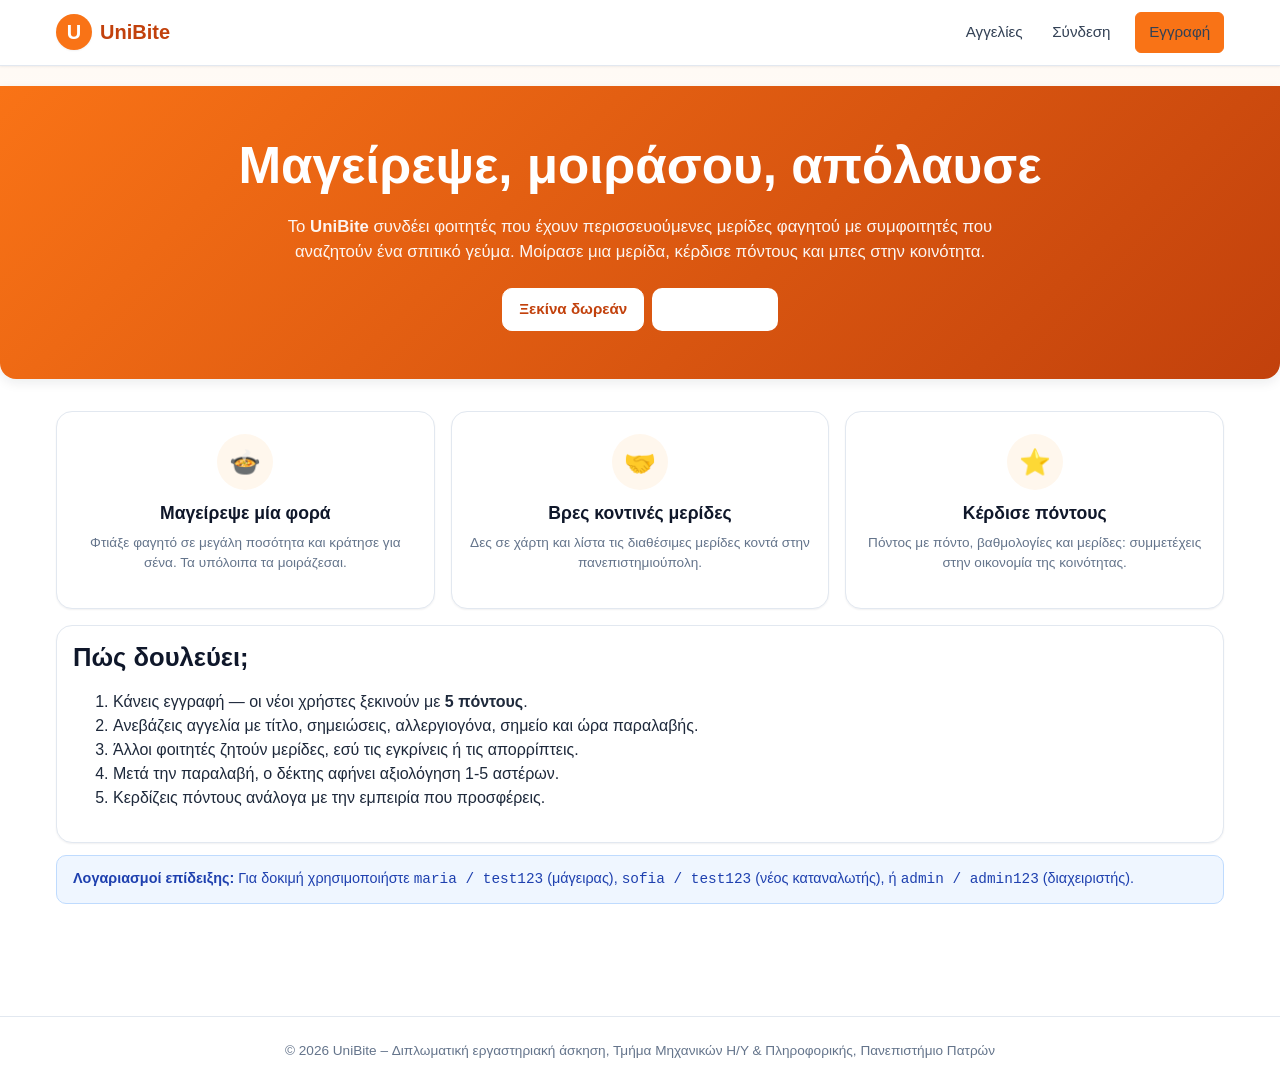
<file: UniBite/frontend/index.html>
<!doctype html>
<html lang="el">
<head>
<meta charset="utf-8">
<meta name="viewport" content="width=device-width, initial-scale=1">
<title>UniBite – Φοιτητικό Food Sharing</title>
<meta name="description" content="Η φοιτητική πλατφόρμα διαμοιρασμού φαγητού της πανεπιστημιακής κοινότητας.">
<link rel="stylesheet" href="css/style.css">
<link rel="icon" href="assets/logo.svg" type="image/svg+xml">
</head>
<body>

<nav class="nav">
  <div class="nav-inner">
    <a class="brand" href="index.html">
      <span class="brand-mark">U</span> UniBite
    </a>
    <button class="nav-toggle" aria-label="Μενού" onclick="document.querySelector('.nav-links').classList.toggle('open')">☰</button>
    <div class="nav-links" id="nav-links">
      <a href="pages/feed.html">Αγγελίες</a>
      <a href="pages/login.html">Σύνδεση</a>
      <a href="pages/register.html" class="btn btn-primary btn-sm" style="margin-left:.5rem">Εγγραφή</a>
    </div>
  </div>
</nav>

<main>
  <section class="hero">
    <div class="container">
      <h1>Μαγείρεψε, μοιράσου, απόλαυσε</h1>
      <p>
        Το <strong>UniBite</strong> συνδέει φοιτητές που έχουν περισσευούμενες μερίδες φαγητού με συμφοιτητές
        που αναζητούν ένα σπιτικό γεύμα. Μοίρασε μια μερίδα, κέρδισε πόντους και μπες στην κοινότητα.
      </p>
      <div class="flex gap-2 items-center justify-center" style="flex-wrap: wrap; justify-content: center;">
        <a class="btn btn-primary" href="pages/register.html">Ξεκίνα δωρεάν</a>
        <a class="btn btn-outline" href="pages/feed.html">Δες αγγελίες</a>
      </div>
    </div>
  </section>

  <section class="container">
    <div class="features">
      <div class="feature">
        <div class="icon">🍲</div>
        <h3>Μαγείρεψε μία φορά</h3>
        <p class="muted">Φτιάξε φαγητό σε μεγάλη ποσότητα και κράτησε για σένα. Τα υπόλοιπα τα μοιράζεσαι.</p>
      </div>
      <div class="feature">
        <div class="icon">🤝</div>
        <h3>Βρες κοντινές μερίδες</h3>
        <p class="muted">Δες σε χάρτη και λίστα τις διαθέσιμες μερίδες κοντά στην πανεπιστημιούπολη.</p>
      </div>
      <div class="feature">
        <div class="icon">⭐</div>
        <h3>Κέρδισε πόντους</h3>
        <p class="muted">Πόντος με πόντο, βαθμολογίες και μερίδες: συμμετέχεις στην οικονομία της κοινότητας.</p>
      </div>
    </div>

    <div class="card mt-4">
      <div class="card-body">
        <h2>Πώς δουλεύει;</h2>
        <ol>
          <li>Κάνεις εγγραφή — οι νέοι χρήστες ξεκινούν με <strong>5 πόντους</strong>.</li>
          <li>Ανεβάζεις αγγελία με τίτλο, σημειώσεις, αλλεργιογόνα, σημείο και ώρα παραλαβής.</li>
          <li>Άλλοι φοιτητές ζητούν μερίδες, εσύ τις εγκρίνεις ή τις απορρίπτεις.</li>
          <li>Μετά την παραλαβή, ο δέκτης αφήνει αξιολόγηση 1-5 αστέρων.</li>
          <li>Κερδίζεις πόντους ανάλογα με την εμπειρία που προσφέρεις.</li>
        </ol>
      </div>
    </div>

    <div class="alert alert-info mt-3">
      <strong>Λογαριασμοί επίδειξης:</strong> Για δοκιμή χρησιμοποιήστε
      <code>maria / test123</code> (μάγειρας), <code>sofia / test123</code> (νέος καταναλωτής),
      ή <code>admin / admin123</code> (διαχειριστής).
    </div>
  </section>
</main>

<footer class="footer">
  © 2026 UniBite – Διπλωματική εργαστηριακή άσκηση, Τμήμα Μηχανικών Η/Υ &amp; Πληροφορικής, Πανεπιστήμιο Πατρών
</footer>

<div id="toast-container"></div>
<script src="js/common.js"></script>
<script>
  // Αν ο χρήστης είναι ήδη συνδεδεμένος, δείξε κατάλληλο link στο header
  UniBite.requireAuthOptional().then(user => {
    if (user) {
      const links = document.getElementById('nav-links');
      links.innerHTML = `
        <a href="pages/feed.html">Αγγελίες</a>
        <a href="pages/my-listings.html">Οι αγγελίες μου</a>
        <a href="pages/inbox.html">Αιτήματα</a>
        <a href="pages/my-requests.html">Τα αιτήματά μου</a>
        ${user.role === 'admin' ? '<a href="pages/admin.html">Admin</a>' : ''}
        <a href="pages/profile.html">Προφίλ</a>
        <span class="points-badge" title="Πόντοι">★ ${user.points}</span>
        <button class="btn btn-outline btn-sm" id="logout-btn">Αποσύνδεση</button>
      `;
      document.getElementById('logout-btn').addEventListener('click', UniBite.logout);
    }
  });
</script>
</body>
</html>
</file>
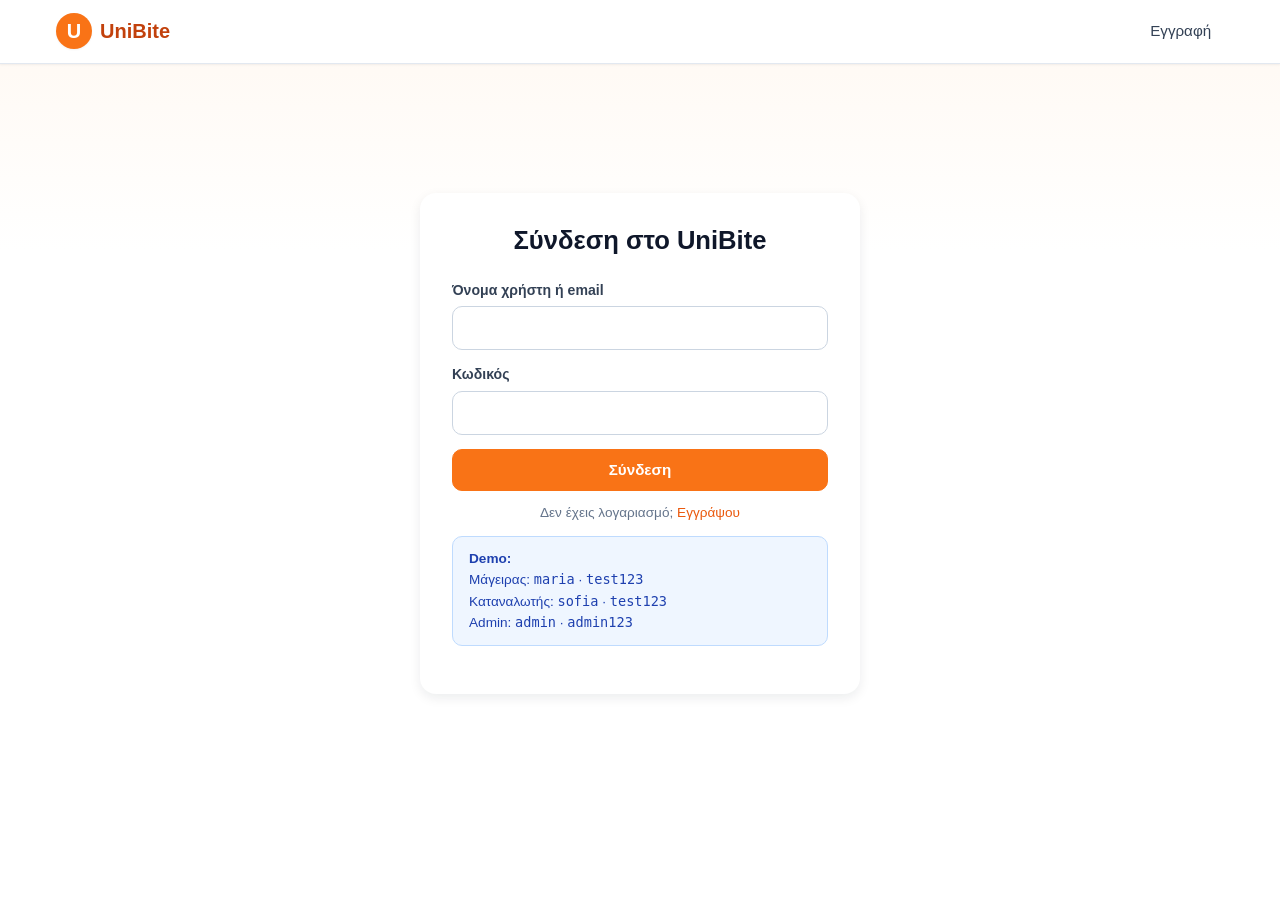
<file: UniBite/frontend/pages/admin.html>
<!doctype html>
<html lang="el">
<head>
<meta charset="utf-8">
<meta name="viewport" content="width=device-width, initial-scale=1">
<title>Admin Dashboard – UniBite</title>
<link rel="stylesheet" href="../css/style.css">
<link rel="icon" href="../assets/logo.svg" type="image/svg+xml">
</head>
<body>

<nav class="nav">
  <div class="nav-inner">
    <a class="brand" href="../index.html"><span class="brand-mark">U</span> UniBite</a>
    <button class="nav-toggle" aria-label="Μενού" onclick="document.querySelector('.nav-links').classList.toggle('open')">☰</button>
    <div class="nav-links" id="nav-links"></div>
  </div>
</nav>

<main class="container">
  <div class="section-title"><h2>Admin Dashboard</h2></div>

  <div class="kpi-grid" id="kpi-grid">
    <div class="kpi"><div class="label">Μερίδες (τελ. μήνας)</div><div class="value" id="k-shared">–</div><div class="sub">Επιτυχώς διαμοιρασμένες</div></div>
    <div class="kpi"><div class="label">Ενεργές αγγελίες</div><div class="value" id="k-active">–</div><div class="sub">&lt; 48h με μερίδες</div></div>
    <div class="kpi"><div class="label">Συνολικοί χρήστες</div><div class="value" id="k-users">–</div></div>
    <div class="kpi"><div class="label">Αξιολογήσεις</div><div class="value" id="k-ratings">–</div><div class="sub">Μ.Ο. <span id="k-avg">–</span>/5</div></div>
  </div>

  <div class="card">
    <div class="card-body">
      <h3>Μερίδες ανά ημέρα (30 ημέρες)</h3>
      <canvas id="chart-daily" height="110"></canvas>
    </div>
  </div>

  <div class="section-title mt-4"><h2>Top Donors</h2></div>
  <div id="donors-wrap"></div>

  <div class="section-title mt-4"><h2>Κορυφαία γεύματα (βάσει rating)</h2></div>
  <div id="top-listings-wrap"></div>

  <div class="section-title mt-4"><h2>Κορυφαίοι παραλήπτες</h2></div>
  <div id="receivers-wrap"></div>
</main>

<div id="toast-container"></div>
<script src="../js/common.js"></script>
<script src="../js/admin.js"></script>
</body>
</html>
</file>
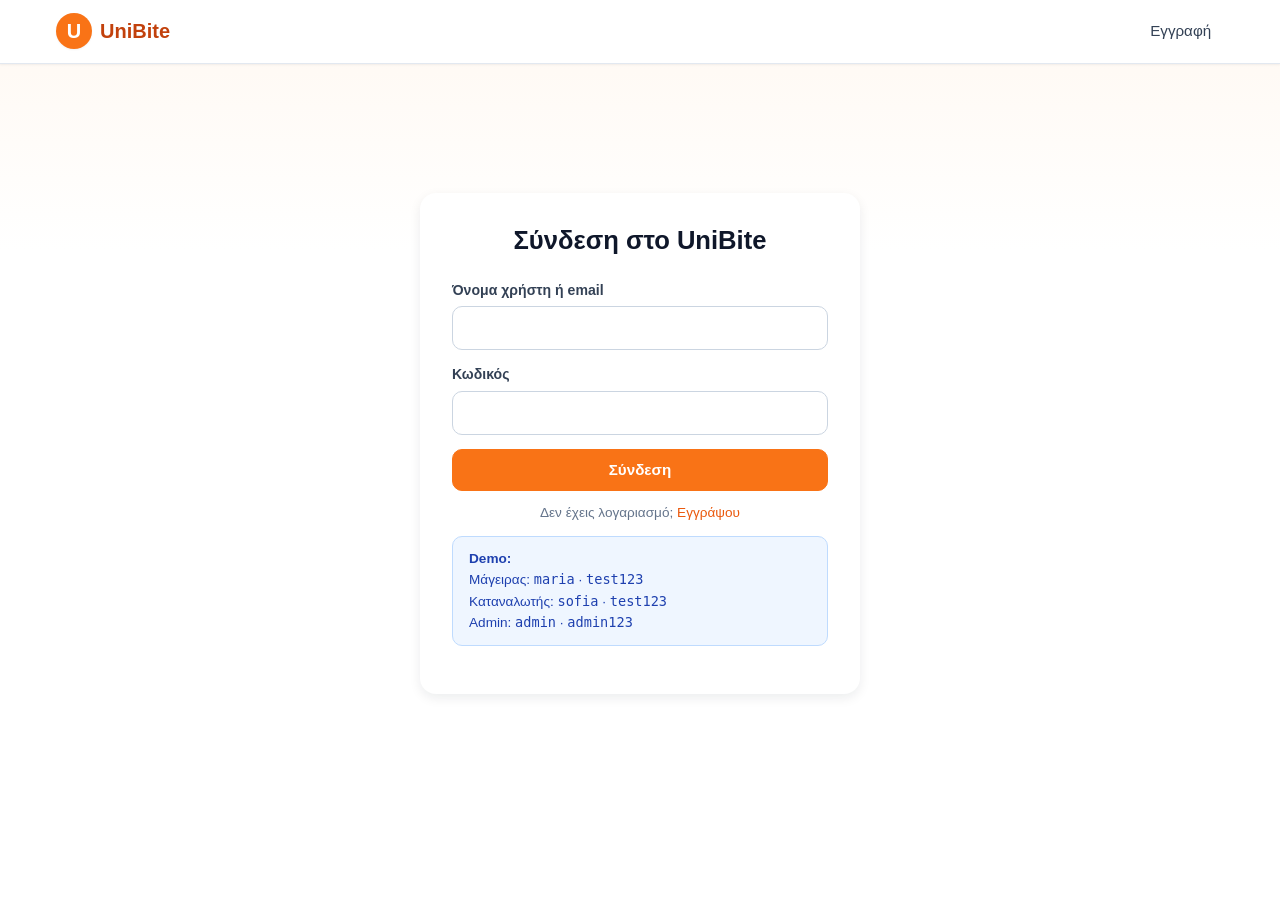
<file: UniBite/frontend/pages/inbox.html>
<!doctype html>
<html lang="el">
<head>
<meta charset="utf-8">
<meta name="viewport" content="width=device-width, initial-scale=1">
<title>Εισερχόμενα Αιτήματα – UniBite</title>
<link rel="stylesheet" href="../css/style.css">
<link rel="icon" href="../assets/logo.svg" type="image/svg+xml">
</head>
<body>

<nav class="nav">
  <div class="nav-inner">
    <a class="brand" href="../index.html"><span class="brand-mark">U</span> UniBite</a>
    <button class="nav-toggle" aria-label="Μενού" onclick="document.querySelector('.nav-links').classList.toggle('open')">☰</button>
    <div class="nav-links" id="nav-links"></div>
  </div>
</nav>

<main class="container">
  <div class="section-title">
    <h2>Εισερχόμενα Αιτήματα</h2>
    <div class="tabs">
      <button class="tab active" data-filter="pending">Εκκρεμή</button>
      <button class="tab" data-filter="approved">Εγκεκριμένα</button>
      <button class="tab" data-filter="picked_up">Παραδόθηκαν</button>
      <button class="tab" data-filter="rejected">Απορρίφθηκαν</button>
      <button class="tab" data-filter="no_show">No-show</button>
      <button class="tab" data-filter="all">Όλα</button>
    </div>
  </div>

  <div id="empty-msg" class="alert alert-info hidden">Δεν υπάρχουν αιτήματα σε αυτή την κατηγορία.</div>
  <div id="requests-table-wrap"></div>
</main>

<div id="toast-container"></div>
<script src="../js/common.js"></script>
<script src="../js/requests.js"></script>
</body>
</html>
</file>
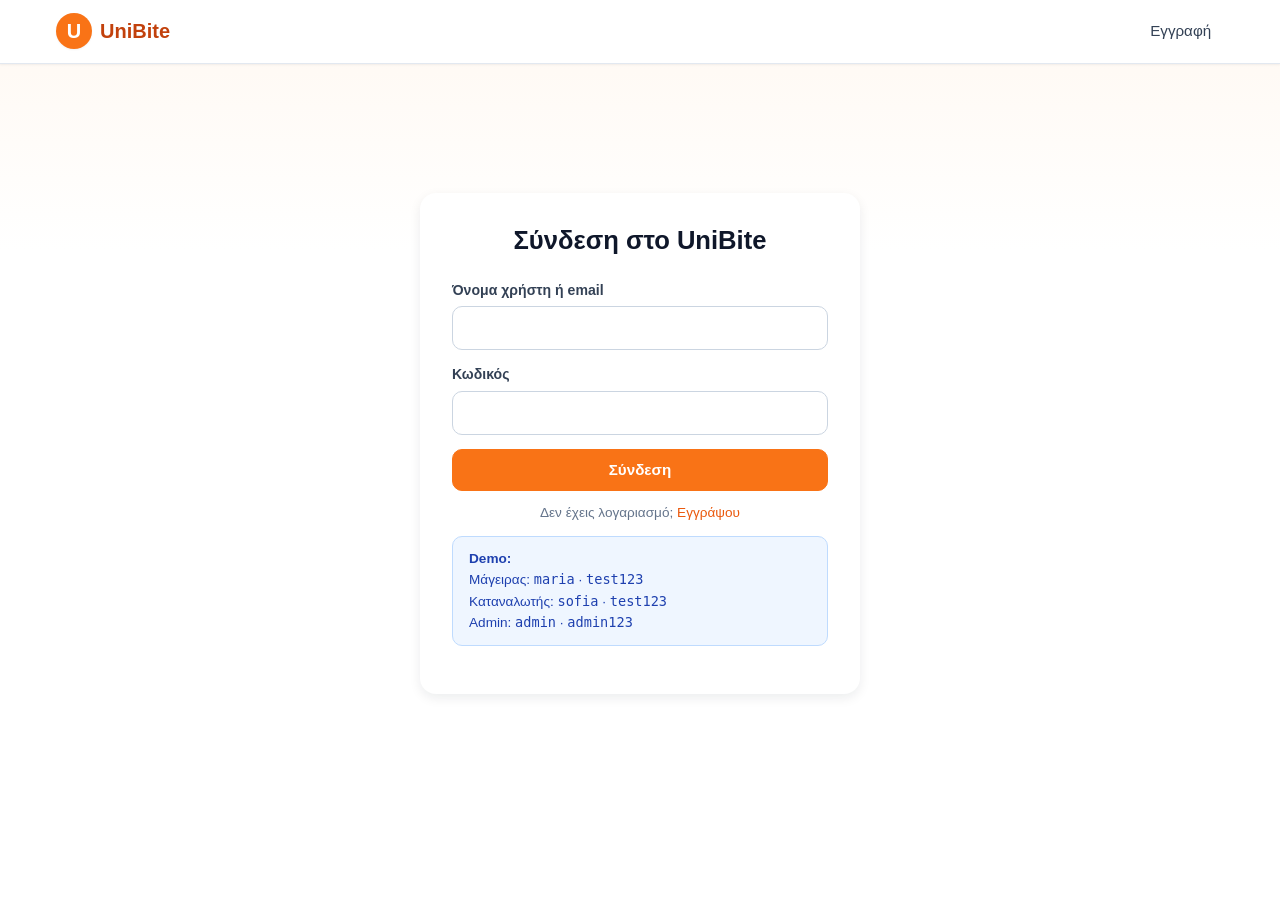
<file: UniBite/frontend/pages/login.html>
<!doctype html>
<html lang="el">
<head>
<meta charset="utf-8">
<meta name="viewport" content="width=device-width, initial-scale=1">
<title>Σύνδεση – UniBite</title>
<link rel="stylesheet" href="../css/style.css">
<link rel="icon" href="../assets/logo.svg" type="image/svg+xml">
</head>
<body>

<nav class="nav">
  <div class="nav-inner">
    <a class="brand" href="../index.html"><span class="brand-mark">U</span> UniBite</a>
    <div class="nav-links">
      <a href="register.html">Εγγραφή</a>
    </div>
  </div>
</nav>

<main>
  <div class="auth-wrapper">
    <div class="auth-card">
      <h2>Σύνδεση στο UniBite</h2>
      <form id="login-form" class="form-grid" novalidate>
        <div class="field">
          <label for="identifier">Όνομα χρήστη ή email</label>
          <input id="identifier" name="identifier" autocomplete="username" required>
        </div>
        <div class="field">
          <label for="password">Κωδικός</label>
          <input id="password" name="password" type="password" autocomplete="current-password" required minlength="6">
        </div>
        <div id="login-err" class="alert alert-danger hidden"></div>
        <button class="btn btn-primary btn-block" type="submit">Σύνδεση</button>
      </form>
      <p class="muted mt-3 text-center">Δεν έχεις λογαριασμό; <a href="register.html">Εγγράψου</a></p>
      <div class="alert alert-info mt-3 text-sm">
        <strong>Demo:</strong><br>
        Μάγειρας: <code>maria</code> · <code>test123</code><br>
        Καταναλωτής: <code>sofia</code> · <code>test123</code><br>
        Admin: <code>admin</code> · <code>admin123</code>
      </div>
    </div>
  </div>
</main>

<div id="toast-container"></div>
<script src="../js/common.js"></script>
<script src="../js/auth.js"></script>
</body>
</html>
</file>
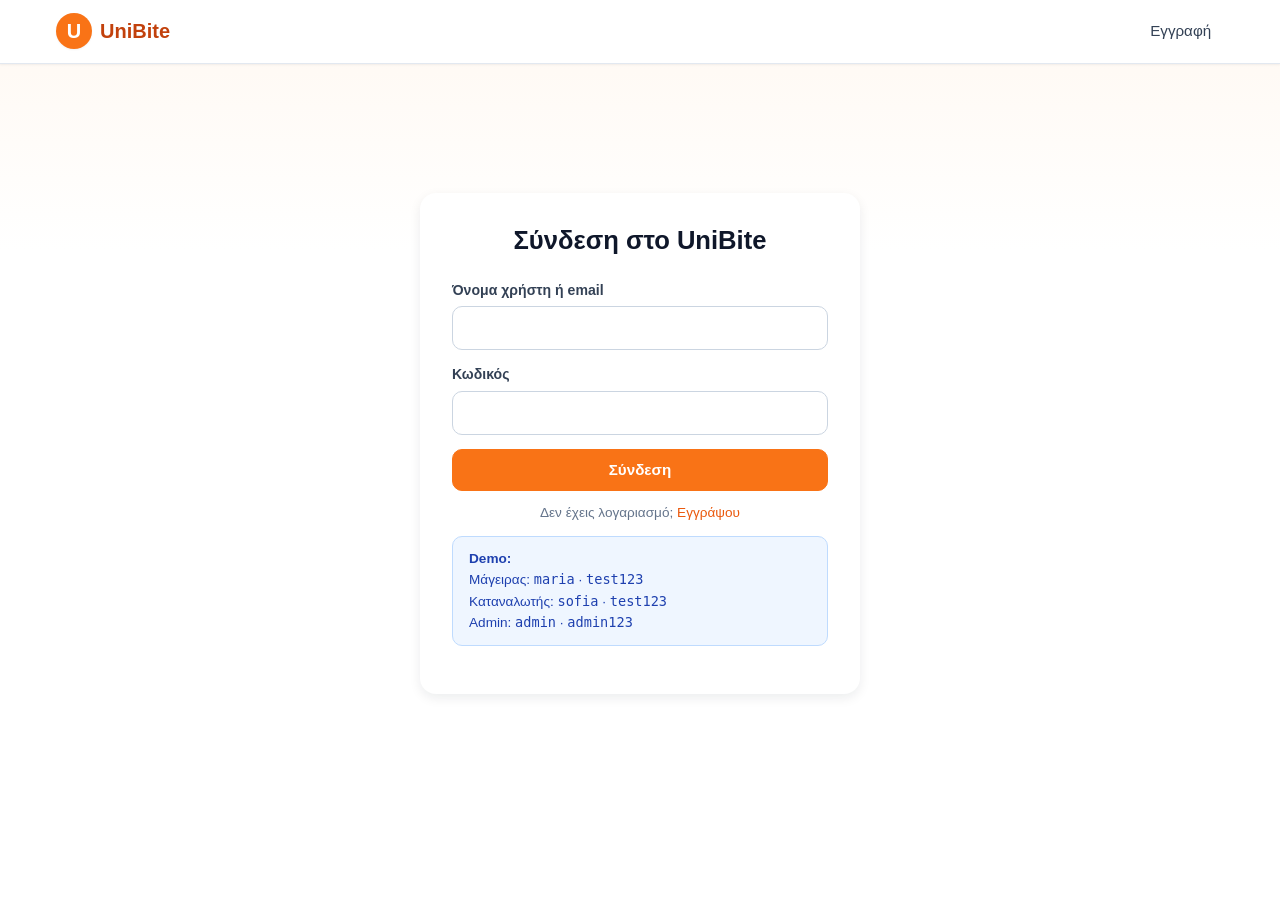
<file: UniBite/frontend/pages/my-requests.html>
<!doctype html>
<html lang="el">
<head>
<meta charset="utf-8">
<meta name="viewport" content="width=device-width, initial-scale=1">
<title>Τα Αιτήματά μου – UniBite</title>
<link rel="stylesheet" href="../css/style.css">
<link rel="icon" href="../assets/logo.svg" type="image/svg+xml">
</head>
<body>

<nav class="nav">
  <div class="nav-inner">
    <a class="brand" href="../index.html"><span class="brand-mark">U</span> UniBite</a>
    <button class="nav-toggle" aria-label="Μενού" onclick="document.querySelector('.nav-links').classList.toggle('open')">☰</button>
    <div class="nav-links" id="nav-links"></div>
  </div>
</nav>

<main class="container">
  <div class="section-title">
    <h2>Τα Αιτήματά μου</h2>
    <div class="tabs">
      <button class="tab active" data-filter="pending">Εκκρεμή</button>
      <button class="tab" data-filter="approved">Εγκεκριμένα</button>
      <button class="tab" data-filter="picked_up">Παραλήφθηκαν</button>
      <button class="tab" data-filter="rejected">Απορρίφθηκαν</button>
      <button class="tab" data-filter="all">Όλα</button>
    </div>
  </div>

  <div id="empty-msg" class="alert alert-info hidden">Δεν έχεις υποβάλει αιτήματα.</div>
  <div id="outbox-wrap"></div>
</main>

<!-- Modal: Αξιολόγηση -->
<div class="modal-backdrop" id="rate-modal">
  <div class="modal">
    <div class="modal-header">
      <h3>Βαθμολόγηση μερίδας</h3>
      <button class="modal-close" data-close>×</button>
    </div>
    <div class="modal-body">
      <p id="rate-listing-title" class="muted"></p>
      <form id="rate-form" class="form-grid">
        <input type="hidden" id="rate-rid">
        <div class="field">
          <label>Πόσα αστέρια δίνεις;</label>
          <div class="rating-picker" id="rating-picker">
            <label data-val="1"><input type="radio" name="stars" value="1">★</label>
            <label data-val="2"><input type="radio" name="stars" value="2">★</label>
            <label data-val="3"><input type="radio" name="stars" value="3">★</label>
            <label data-val="4"><input type="radio" name="stars" value="4">★</label>
            <label data-val="5"><input type="radio" name="stars" value="5">★</label>
          </div>
        </div>
        <div class="field">
          <label for="rate-comment">Σχόλιο (προαιρετικό)</label>
          <textarea id="rate-comment" rows="3" maxlength="500" placeholder="Πώς σου φάνηκε;"></textarea>
        </div>
        <div id="rate-err" class="alert alert-danger hidden"></div>
      </form>
    </div>
    <div class="modal-footer">
      <button class="btn btn-outline" data-close>Άκυρο</button>
      <button class="btn btn-primary" id="rate-submit">Αποστολή αξιολόγησης</button>
    </div>
  </div>
</div>

<div id="toast-container"></div>
<script src="../js/common.js"></script>
<script src="../js/my-requests.js"></script>
</body>
</html>
</file>
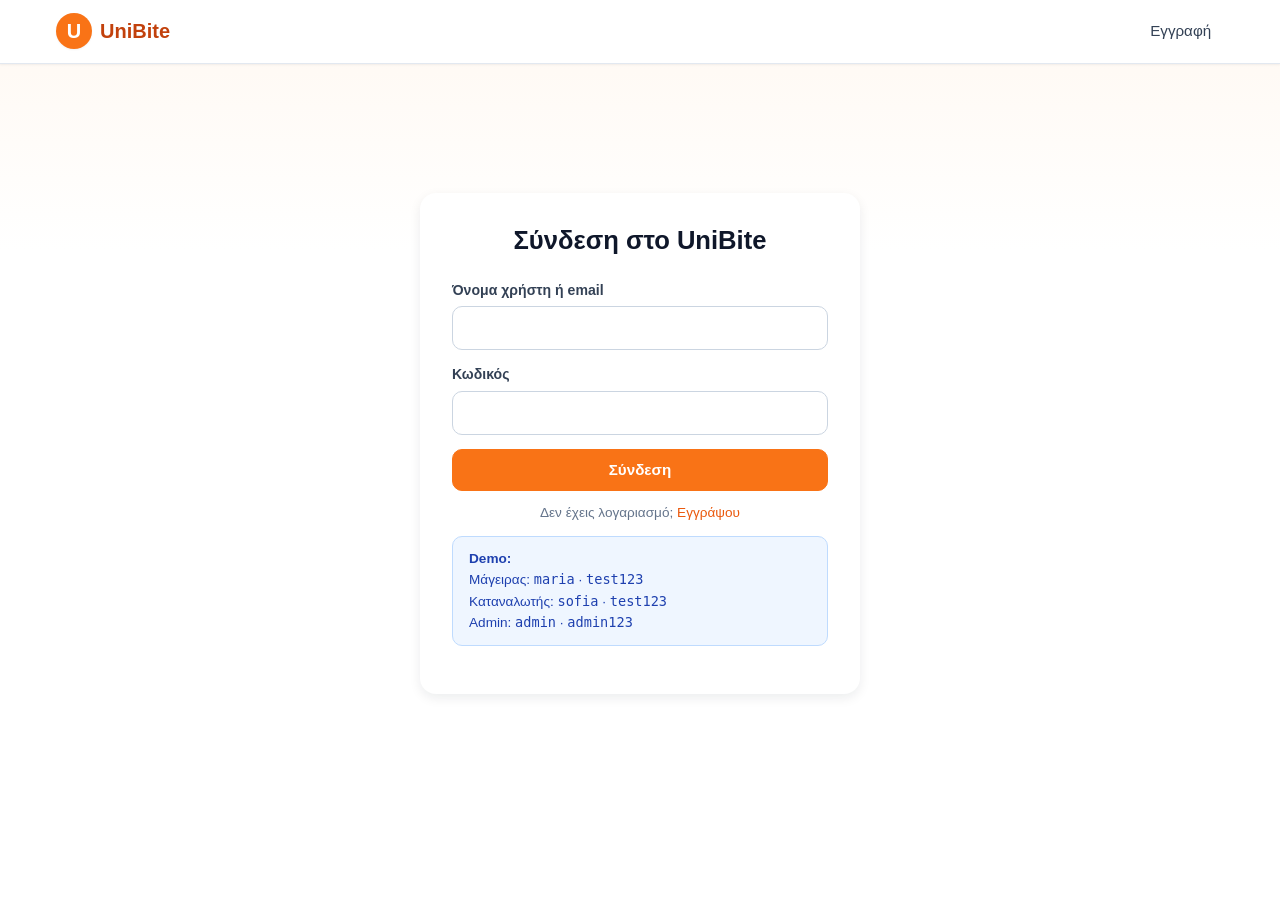
<file: UniBite/frontend/pages/profile.html>
<!doctype html>
<html lang="el">
<head>
<meta charset="utf-8">
<meta name="viewport" content="width=device-width, initial-scale=1">
<title>Προφίλ & Πόντοι – UniBite</title>
<link rel="stylesheet" href="../css/style.css">
<link rel="icon" href="../assets/logo.svg" type="image/svg+xml">
</head>
<body>

<nav class="nav">
  <div class="nav-inner">
    <a class="brand" href="../index.html"><span class="brand-mark">U</span> UniBite</a>
    <button class="nav-toggle" aria-label="Μενού" onclick="document.querySelector('.nav-links').classList.toggle('open')">☰</button>
    <div class="nav-links" id="nav-links"></div>
  </div>
</nav>

<main class="container">
  <div class="section-title"><h2>Προφίλ</h2></div>

  <div class="kpi-grid">
    <div class="kpi">
      <div class="label">Πόντοι</div>
      <div class="value" id="kpi-points">–</div>
      <div class="sub">+1/αξιολόγηση · +1 επιπλέον αν &gt; 3/5</div>
    </div>
    <div class="kpi">
      <div class="label">Μερίδες που έδωσα</div>
      <div class="value" id="kpi-given">–</div>
      <div class="sub">Ολοκληρωμένες παραλαβές</div>
    </div>
    <div class="kpi">
      <div class="label">Μερίδες που πήρα</div>
      <div class="value" id="kpi-received">–</div>
    </div>
    <div class="kpi">
      <div class="label">Μέση αξιολόγηση (ως μάγειρας)</div>
      <div class="value" id="kpi-avg">–</div>
    </div>
  </div>

  <div class="card">
    <div class="card-body">
      <h3>Στοιχεία λογαριασμού</h3>
      <div id="user-meta" class="text-muted"></div>
    </div>
  </div>

  <div class="section-title mt-4"><h2>Ιστορικό πόντων</h2></div>
  <div id="tx-wrap"></div>
</main>

<div id="toast-container"></div>
<script src="../js/common.js"></script>
<script src="../js/profile.js"></script>
</body>
</html>
</file>
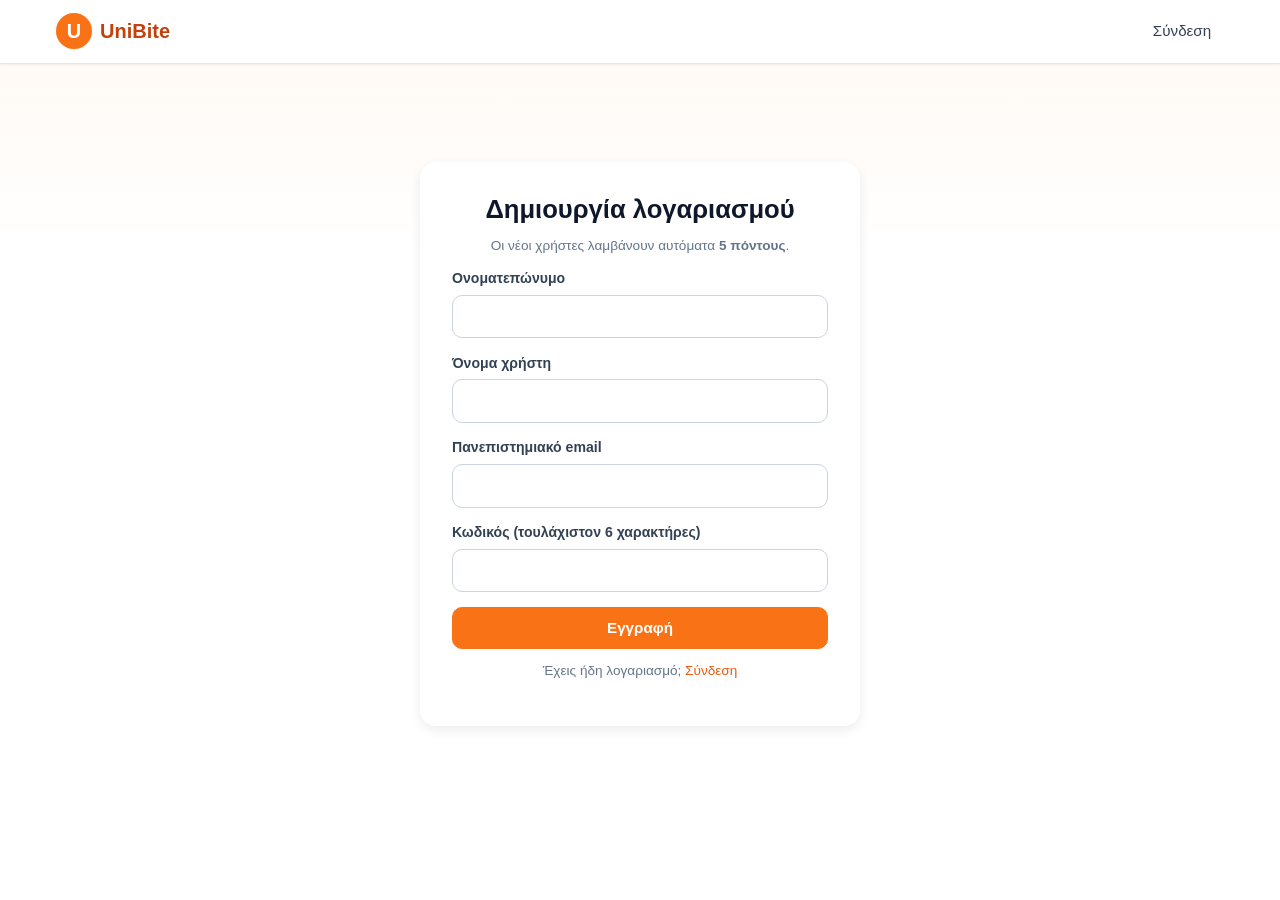
<file: UniBite/frontend/pages/register.html>
<!doctype html>
<html lang="el">
<head>
<meta charset="utf-8">
<meta name="viewport" content="width=device-width, initial-scale=1">
<title>Εγγραφή – UniBite</title>
<link rel="stylesheet" href="../css/style.css">
<link rel="icon" href="../assets/logo.svg" type="image/svg+xml">
</head>
<body>

<nav class="nav">
  <div class="nav-inner">
    <a class="brand" href="../index.html"><span class="brand-mark">U</span> UniBite</a>
    <div class="nav-links">
      <a href="login.html">Σύνδεση</a>
    </div>
  </div>
</nav>

<main>
  <div class="auth-wrapper">
    <div class="auth-card">
      <h2>Δημιουργία λογαριασμού</h2>
      <p class="muted text-center" style="margin-top:-.8rem">Οι νέοι χρήστες λαμβάνουν αυτόματα <strong>5 πόντους</strong>.</p>
      <form id="register-form" class="form-grid" novalidate>
        <div class="field">
          <label for="full_name">Ονοματεπώνυμο</label>
          <input id="full_name" name="full_name" required>
        </div>
        <div class="field">
          <label for="username">Όνομα χρήστη</label>
          <input id="username" name="username" minlength="3" maxlength="50" required>
        </div>
        <div class="field">
          <label for="email">Πανεπιστημιακό email</label>
          <input id="email" name="email" type="email" required>
        </div>
        <div class="field">
          <label for="password">Κωδικός (τουλάχιστον 6 χαρακτήρες)</label>
          <input id="password" name="password" type="password" minlength="6" required>
        </div>
        <div id="reg-err" class="alert alert-danger hidden"></div>
        <button class="btn btn-primary btn-block" type="submit">Εγγραφή</button>
      </form>
      <p class="muted mt-3 text-center">Έχεις ήδη λογαριασμό; <a href="login.html">Σύνδεση</a></p>
    </div>
  </div>
</main>

<div id="toast-container"></div>
<script src="../js/common.js"></script>
<script src="../js/auth.js"></script>
</body>
</html>
</file>
<file: UniBite/frontend/css/style.css>
/* ============================================================
   UniBite – Κύριο Stylesheet
   Responsive Design (Mobile-first) | Flexbox & CSS Grid
   ============================================================ */

/* ---------- Theme tokens ---------- */
:root {
  --brand-50:  #fff7ed;
  --brand-100: #ffedd5;
  --brand-300: #fdba74;
  --brand-500: #f97316;
  --brand-600: #ea580c;
  --brand-700: #c2410c;

  --accent-500: #10b981;
  --danger-500: #ef4444;
  --warn-500:   #f59e0b;
  --info-500:   #3b82f6;

  --gray-50:  #f8fafc;
  --gray-100: #f1f5f9;
  --gray-200: #e2e8f0;
  --gray-300: #cbd5e1;
  --gray-400: #94a3b8;
  --gray-500: #64748b;
  --gray-600: #475569;
  --gray-700: #334155;
  --gray-800: #1e293b;
  --gray-900: #0f172a;

  --shadow-sm: 0 1px 2px rgba(15,23,42,.06);
  --shadow-md: 0 4px 12px rgba(15,23,42,.08);
  --shadow-lg: 0 12px 28px rgba(15,23,42,.10);

  --radius-sm: 6px;
  --radius-md: 10px;
  --radius-lg: 16px;
  --radius-full: 999px;

  --font-body: 'Segoe UI', 'Helvetica Neue', Arial, -apple-system, BlinkMacSystemFont, system-ui, sans-serif;
  --font-heading: var(--font-body);
}

/* ---------- Reset + base ---------- */
*, *::before, *::after { box-sizing: border-box; }
html, body { margin: 0; padding: 0; }
body {
  font-family: var(--font-body);
  color: var(--gray-800);
  background: linear-gradient(180deg, #fff8f1 0%, #fff 250px);
  min-height: 100vh;
  line-height: 1.5;
  -webkit-font-smoothing: antialiased;
}

h1, h2, h3, h4 { font-family: var(--font-heading); color: var(--gray-900); margin: 0 0 .5rem; line-height: 1.25; }
h1 { font-size: clamp(1.5rem, 3.5vw, 2.25rem); }
h2 { font-size: clamp(1.2rem, 2.6vw, 1.6rem); }
h3 { font-size: 1.1rem; }
p  { margin: 0 0 .75rem; }
a  { color: var(--brand-600); text-decoration: none; }
a:hover { text-decoration: underline; }

img { max-width: 100%; display: block; }

button, input, select, textarea {
  font: inherit; color: inherit;
}

/* ---------- Layout ---------- */
.container {
  max-width: 1200px;
  margin: 0 auto;
  padding: 0 1rem;
}

main { padding: 1.25rem 0 3rem; }

/* Navigation bar */
.nav {
  background: #fff;
  border-bottom: 1px solid var(--gray-200);
  box-shadow: var(--shadow-sm);
  position: sticky;
  top: 0;
  z-index: 100;
}
.nav-inner {
  display: flex;
  align-items: center;
  justify-content: space-between;
  gap: 1rem;
  padding: .75rem 1rem;
  max-width: 1200px;
  margin: 0 auto;
}
.brand {
  display: flex;
  align-items: center;
  gap: .5rem;
  font-weight: 700;
  font-size: 1.25rem;
  color: var(--brand-700);
  text-decoration: none;
}
.brand-mark {
  width: 36px; height: 36px;
  display: inline-flex; align-items: center; justify-content: center;
  background: var(--brand-500); color: #fff;
  border-radius: var(--radius-full);
  font-weight: 900;
  box-shadow: var(--shadow-sm);
}
.nav-links {
  display: flex;
  gap: .25rem;
  align-items: center;
  flex-wrap: wrap;
}
.nav-links a {
  padding: .5rem .8rem;
  color: var(--gray-700);
  border-radius: var(--radius-sm);
  font-size: .95rem;
  font-weight: 500;
  text-decoration: none;
}
.nav-links a.active,
.nav-links a:hover {
  background: var(--brand-50);
  color: var(--brand-700);
  text-decoration: none;
}
.nav-user {
  display: flex;
  align-items: center;
  gap: .6rem;
}
.points-badge {
  background: var(--brand-50);
  color: var(--brand-700);
  border: 1px solid var(--brand-300);
  border-radius: var(--radius-full);
  padding: .25rem .7rem;
  font-size: .85rem;
  font-weight: 600;
  white-space: nowrap;
}
.nav-toggle {
  display: none;
  background: transparent;
  border: 1px solid var(--gray-300);
  border-radius: var(--radius-sm);
  padding: .4rem .6rem;
  cursor: pointer;
  font-size: 1.25rem;
}

/* ---------- Buttons ---------- */
.btn {
  display: inline-flex;
  align-items: center;
  justify-content: center;
  gap: .4rem;
  padding: .55rem 1rem;
  border-radius: var(--radius-md);
  border: 1px solid transparent;
  background: var(--gray-100);
  color: var(--gray-800);
  font-weight: 600;
  font-size: .95rem;
  cursor: pointer;
  transition: all .15s ease;
  text-decoration: none;
}
.btn:hover { background: var(--gray-200); }
.btn:disabled, .btn[aria-disabled="true"] {
  opacity: .55; cursor: not-allowed;
}
.btn-primary {
  background: var(--brand-500);
  color: #fff;
  border-color: var(--brand-500);
}
.btn-primary:hover { background: var(--brand-600); border-color: var(--brand-600); }
.btn-success { background: var(--accent-500); color: #fff; border-color: var(--accent-500); }
.btn-success:hover { filter: brightness(.95); }
.btn-danger { background: var(--danger-500); color: #fff; border-color: var(--danger-500); }
.btn-danger:hover { filter: brightness(.95); }
.btn-outline { background: #fff; border-color: var(--gray-300); }
.btn-sm { padding: .35rem .7rem; font-size: .85rem; }
.btn-block { width: 100%; }

/* ---------- Cards ---------- */
.card {
  background: #fff;
  border: 1px solid var(--gray-200);
  border-radius: var(--radius-lg);
  box-shadow: var(--shadow-sm);
  overflow: hidden;
  transition: transform .15s ease, box-shadow .2s ease;
}
.card:hover { box-shadow: var(--shadow-md); }
.card-body { padding: 1rem; }
.card-title { margin: 0 0 .25rem; font-size: 1.1rem; color: var(--gray-900); }
.card-meta { color: var(--gray-500); font-size: .85rem; margin-bottom: .5rem; }
.card-photo {
  width: 100%; aspect-ratio: 4/3;
  background: var(--gray-100);
  background-size: cover;
  background-position: center;
  color: var(--gray-400);
  display: flex; align-items: center; justify-content: center;
  font-size: 2rem;
}

.chip {
  display: inline-flex; align-items: center;
  gap: .3rem;
  background: var(--brand-50);
  color: var(--brand-700);
  padding: .15rem .6rem;
  border-radius: var(--radius-full);
  font-size: .75rem;
  font-weight: 600;
  margin: 0 .25rem .25rem 0;
}
.chip-muted {
  background: var(--gray-100);
  color: var(--gray-700);
}
.chip-warn {
  background: #fffbeb;
  color: #92400e;
  border: 1px solid #fde68a;
}
.chip-danger {
  background: #fef2f2;
  color: #991b1b;
  border: 1px solid #fecaca;
}
.chip-success {
  background: #ecfdf5;
  color: #047857;
  border: 1px solid #a7f3d0;
}
.chip-info {
  background: #eff6ff;
  color: #1d4ed8;
  border: 1px solid #bfdbfe;
}

.card.listing-inactive {
  filter: grayscale(65%);
  opacity: .78;
}
.card.listing-inactive .card-title::after {
  content: " (Εξαντλήθηκε)";
  color: var(--gray-500);
  font-weight: normal;
  font-size: .9rem;
}

/* ---------- Grid of listings ---------- */
.grid {
  display: grid;
  grid-template-columns: 1fr;
  gap: 1rem;
}
@media (min-width: 640px)  { .grid { grid-template-columns: repeat(2, 1fr); } }
@media (min-width: 980px)  { .grid { grid-template-columns: repeat(3, 1fr); } }
@media (min-width: 1280px) { .grid { grid-template-columns: repeat(4, 1fr); } }

/* ---------- Forms ---------- */
.form-grid {
  display: grid;
  grid-template-columns: 1fr;
  gap: .9rem;
}
@media (min-width: 760px) {
  .form-grid-2 { grid-template-columns: 1fr 1fr; }
  .span-2 { grid-column: 1 / -1; }
}
.field {
  display: flex; flex-direction: column; gap: .35rem;
}
.field label {
  font-weight: 600;
  font-size: .88rem;
  color: var(--gray-700);
}
.field input, .field select, .field textarea {
  padding: .55rem .75rem;
  border: 1px solid var(--gray-300);
  border-radius: var(--radius-md);
  background: #fff;
  transition: border-color .15s ease, box-shadow .15s ease;
}
.field input:focus, .field select:focus, .field textarea:focus {
  outline: none;
  border-color: var(--brand-500);
  box-shadow: 0 0 0 3px rgba(249,115,22,.18);
}
.field textarea { resize: vertical; min-height: 90px; }
.field small { color: var(--gray-500); font-size: .8rem; }

.allergen-list {
  display: flex; flex-wrap: wrap; gap: .4rem;
}
.allergen-list label {
  display: inline-flex; align-items: center; gap: .35rem;
  padding: .3rem .7rem;
  border: 1px solid var(--gray-300);
  border-radius: var(--radius-full);
  cursor: pointer;
  font-size: .85rem;
  background: #fff;
  transition: all .15s ease;
  user-select: none;
}
.allergen-list input[type="checkbox"] { accent-color: var(--brand-500); }
.allergen-list label:hover { border-color: var(--brand-400, var(--brand-500)); }
.allergen-list label:has(input:checked) {
  background: var(--brand-50);
  border-color: var(--brand-500);
  color: var(--brand-700);
}

/* ---------- Tables ---------- */
.table {
  width: 100%;
  border-collapse: collapse;
  background: #fff;
  border-radius: var(--radius-md);
  overflow: hidden;
  box-shadow: var(--shadow-sm);
}
.table th, .table td {
  padding: .75rem;
  text-align: left;
  font-size: .9rem;
  border-bottom: 1px solid var(--gray-200);
  vertical-align: top;
}
.table th {
  background: var(--gray-50);
  color: var(--gray-600);
  font-weight: 600;
  text-transform: uppercase;
  letter-spacing: .03em;
  font-size: .75rem;
}
.table tr:last-child td { border-bottom: 0; }

/* ---------- Alerts / Toasts ---------- */
.alert {
  padding: .75rem 1rem;
  border-radius: var(--radius-md);
  margin-bottom: 1rem;
  border: 1px solid transparent;
  font-size: .9rem;
}
.alert-info    { background: #eff6ff; color: #1e40af; border-color: #bfdbfe; }
.alert-warn    { background: #fffbeb; color: #92400e; border-color: #fde68a; }
.alert-danger  { background: #fef2f2; color: #991b1b; border-color: #fecaca; }
.alert-success { background: #ecfdf5; color: #047857; border-color: #a7f3d0; }

#toast-container {
  position: fixed;
  bottom: 1rem; right: 1rem;
  display: flex; flex-direction: column; gap: .6rem;
  z-index: 2000;
}
.toast {
  background: var(--gray-900);
  color: #fff;
  padding: .7rem 1rem;
  border-radius: var(--radius-md);
  box-shadow: var(--shadow-lg);
  min-width: 220px;
  font-size: .9rem;
  animation: toast-in .18s ease;
}
.toast.success { background: var(--accent-500); }
.toast.error   { background: var(--danger-500); }
@keyframes toast-in { from { transform: translateY(10px); opacity:0 } to { transform: translateY(0); opacity: 1 } }

/* ---------- Modal ---------- */
.modal-backdrop {
  position: fixed; inset: 0;
  background: rgba(15,23,42,.55);
  display: none;
  align-items: center; justify-content: center;
  z-index: 1500;
  padding: 1rem;
}
.modal-backdrop.open { display: flex; }
.modal {
  background: #fff;
  border-radius: var(--radius-lg);
  max-width: 640px;
  width: 100%;
  max-height: 90vh;
  overflow: auto;
  box-shadow: var(--shadow-lg);
}
.modal-header {
  display: flex; justify-content: space-between; align-items: center;
  padding: 1rem 1.2rem;
  border-bottom: 1px solid var(--gray-200);
}
.modal-body { padding: 1.2rem; }
.modal-footer {
  padding: 1rem 1.2rem;
  border-top: 1px solid var(--gray-200);
  display: flex; justify-content: flex-end; gap: .5rem;
}
.modal-close {
  background: transparent; border: 0; font-size: 1.5rem; cursor: pointer; color: var(--gray-500);
}

/* ---------- Rating stars ---------- */
.rating {
  display: inline-flex; gap: .1rem;
  font-size: 1rem;
  color: #fbbf24;
}
.rating.dim { color: var(--gray-300); }
.rating-picker {
  display: inline-flex; gap: .15rem; cursor: pointer;
}
.rating-picker label { cursor: pointer; color: var(--gray-300); font-size: 1.6rem; }
.rating-picker input { position: absolute; opacity: 0; pointer-events: none; }
.rating-picker label.active,
.rating-picker label.hovered { color: #fbbf24; }

/* ---------- Hero & Landing ---------- */
.hero {
  background: linear-gradient(135deg, var(--brand-500), var(--brand-700));
  color: #fff;
  padding: 3rem 1rem;
  border-radius: 0 0 var(--radius-lg) var(--radius-lg);
  text-align: center;
  box-shadow: var(--shadow-md);
}
.hero h1 { color: #fff; font-size: clamp(2rem, 5vw, 3.2rem); margin-bottom: 1rem; }
.hero p  { max-width: 720px; margin: 0 auto 1.5rem; font-size: 1.05rem; opacity: .94; }
.hero .btn-primary { background: #fff; color: var(--brand-700); border-color: #fff; }
.hero .btn-primary:hover { background: var(--brand-50); border-color: var(--brand-50); }
.hero .btn-outline { color: #fff; border-color: rgba(255,255,255,.6); }
.hero .btn-outline:hover { background: rgba(255,255,255,.1); }

.features {
  display: grid;
  grid-template-columns: 1fr;
  gap: 1rem;
  margin-top: 2rem;
}
@media (min-width: 720px) { .features { grid-template-columns: repeat(3, 1fr); } }
.feature {
  text-align: center;
  padding: 1.4rem 1rem;
  background: #fff;
  border: 1px solid var(--gray-200);
  border-radius: var(--radius-lg);
  box-shadow: var(--shadow-sm);
}
.feature .icon {
  width: 56px; height: 56px; margin: 0 auto .8rem;
  display: inline-flex; align-items: center; justify-content: center;
  background: var(--brand-50);
  color: var(--brand-600);
  border-radius: var(--radius-full);
  font-size: 1.6rem;
}

/* ---------- Auth pages ---------- */
.auth-wrapper {
  min-height: 80vh;
  display: flex; align-items: center; justify-content: center;
  padding: 2rem 1rem;
}
.auth-card {
  width: 100%;
  max-width: 440px;
  background: #fff;
  padding: 2rem;
  border-radius: var(--radius-lg);
  box-shadow: var(--shadow-md);
}
.auth-card h2 { text-align: center; margin-bottom: 1.4rem; }
.muted { color: var(--gray-500); font-size: .85rem; }

/* ---------- Feed toolbar ---------- */
.toolbar {
  background: #fff;
  padding: 1rem;
  border-radius: var(--radius-lg);
  box-shadow: var(--shadow-sm);
  border: 1px solid var(--gray-200);
  display: grid;
  gap: .75rem;
  grid-template-columns: 1fr;
  margin-bottom: 1.25rem;
}
@media (min-width: 700px) {
  .toolbar { grid-template-columns: 1fr 1fr 1fr auto; align-items: end; }
}

/* ---------- Map ---------- */
#map {
  height: 420px;
  width: 100%;
  border-radius: var(--radius-lg);
  box-shadow: var(--shadow-sm);
  border: 1px solid var(--gray-200);
  z-index: 0;
}
@media (max-width: 720px) {
  #map { height: 320px; }
}

/* ---------- KPI cards (Admin) ---------- */
.kpi-grid {
  display: grid;
  gap: 1rem;
  grid-template-columns: repeat(auto-fit, minmax(180px, 1fr));
  margin-bottom: 1.5rem;
}
.kpi {
  background: #fff;
  border: 1px solid var(--gray-200);
  border-radius: var(--radius-lg);
  padding: 1rem 1.2rem;
  box-shadow: var(--shadow-sm);
}
.kpi .label {
  color: var(--gray-500);
  font-size: .85rem;
  text-transform: uppercase;
  letter-spacing: .04em;
  margin-bottom: .3rem;
}
.kpi .value {
  font-size: 2rem;
  font-weight: 700;
  color: var(--gray-900);
}
.kpi .sub {
  color: var(--gray-500);
  font-size: .8rem;
}

.section-title {
  display: flex;
  align-items: center;
  justify-content: space-between;
  margin: 1.5rem 0 .8rem;
}

/* ---------- Tabs ---------- */
.tabs {
  display: flex;
  gap: .25rem;
  margin-bottom: 1rem;
  border-bottom: 1px solid var(--gray-200);
  overflow-x: auto;
}
.tab {
  background: transparent;
  border: 0;
  padding: .6rem 1rem;
  cursor: pointer;
  color: var(--gray-500);
  font-weight: 600;
  border-bottom: 3px solid transparent;
  white-space: nowrap;
}
.tab.active { color: var(--brand-700); border-bottom-color: var(--brand-500); }

/* ---------- Utility ---------- */
.flex { display: flex; }
.flex-col { flex-direction: column; }
.items-center { align-items: center; }
.justify-between { justify-content: space-between; }
.gap-1 { gap: .25rem; } .gap-2 { gap: .5rem; } .gap-3 { gap: .75rem; } .gap-4 { gap: 1rem; }
.mt-1 { margin-top: .25rem; } .mt-2 { margin-top: .5rem; } .mt-3 { margin-top: .75rem; } .mt-4 { margin-top: 1rem; }
.mb-1 { margin-bottom: .25rem; } .mb-2 { margin-bottom: .5rem; } .mb-3 { margin-bottom: .75rem; } .mb-4 { margin-bottom: 1rem; }
.text-center { text-align: center; }
.text-sm { font-size: .85rem; }
.text-muted { color: var(--gray-500); }
.hidden { display: none !important; }

/* ---------- Responsive navigation (mobile) ---------- */
@media (max-width: 780px) {
  .nav-toggle { display: inline-flex; }
  .nav-links {
    display: none;
    position: absolute;
    top: 100%; left: 0; right: 0;
    background: #fff;
    flex-direction: column;
    padding: .5rem 1rem 1rem;
    border-bottom: 1px solid var(--gray-200);
    box-shadow: var(--shadow-md);
  }
  .nav-links.open { display: flex; }
  .nav-links a { padding: .7rem .5rem; width: 100%; }
  .nav-user { gap: .4rem; }
}

/* ---------- Footer ---------- */
.footer {
  border-top: 1px solid var(--gray-200);
  padding: 1.5rem 0;
  margin-top: 3rem;
  text-align: center;
  color: var(--gray-500);
  font-size: .85rem;
}
</file>
